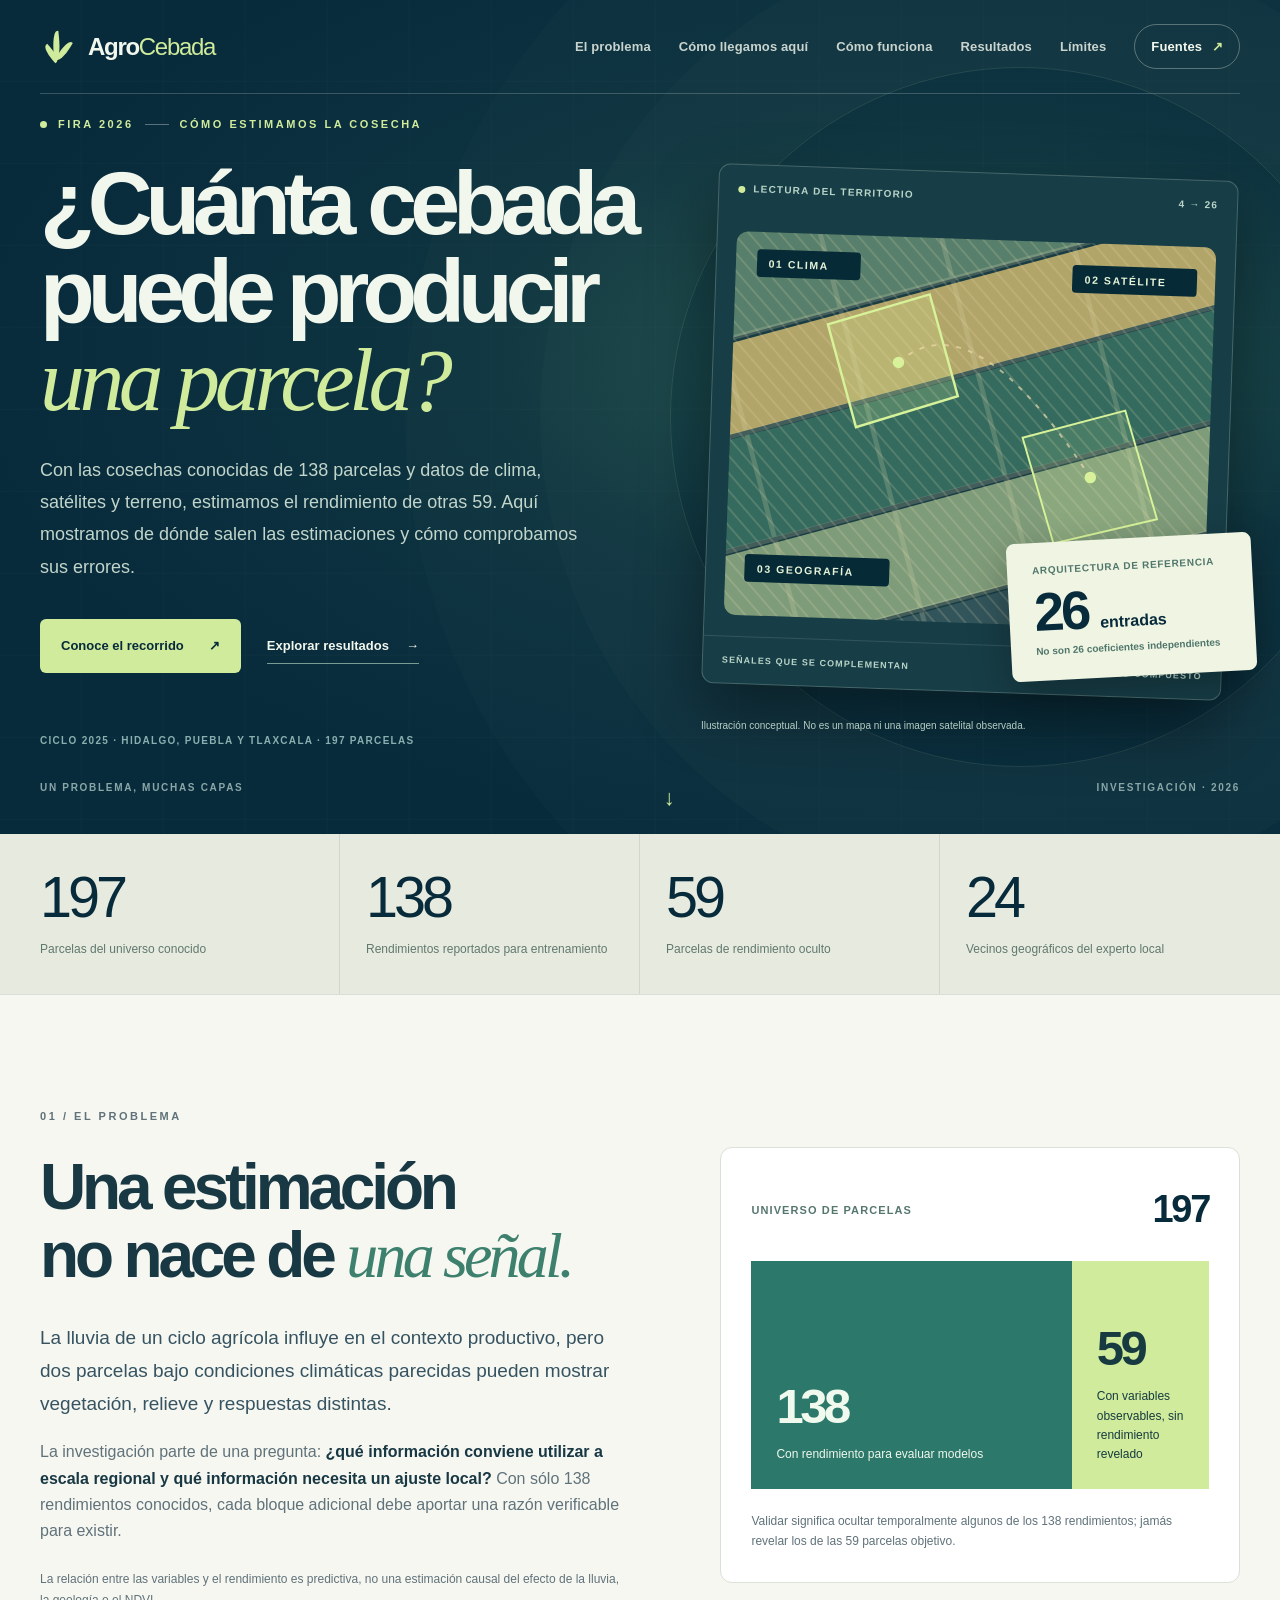
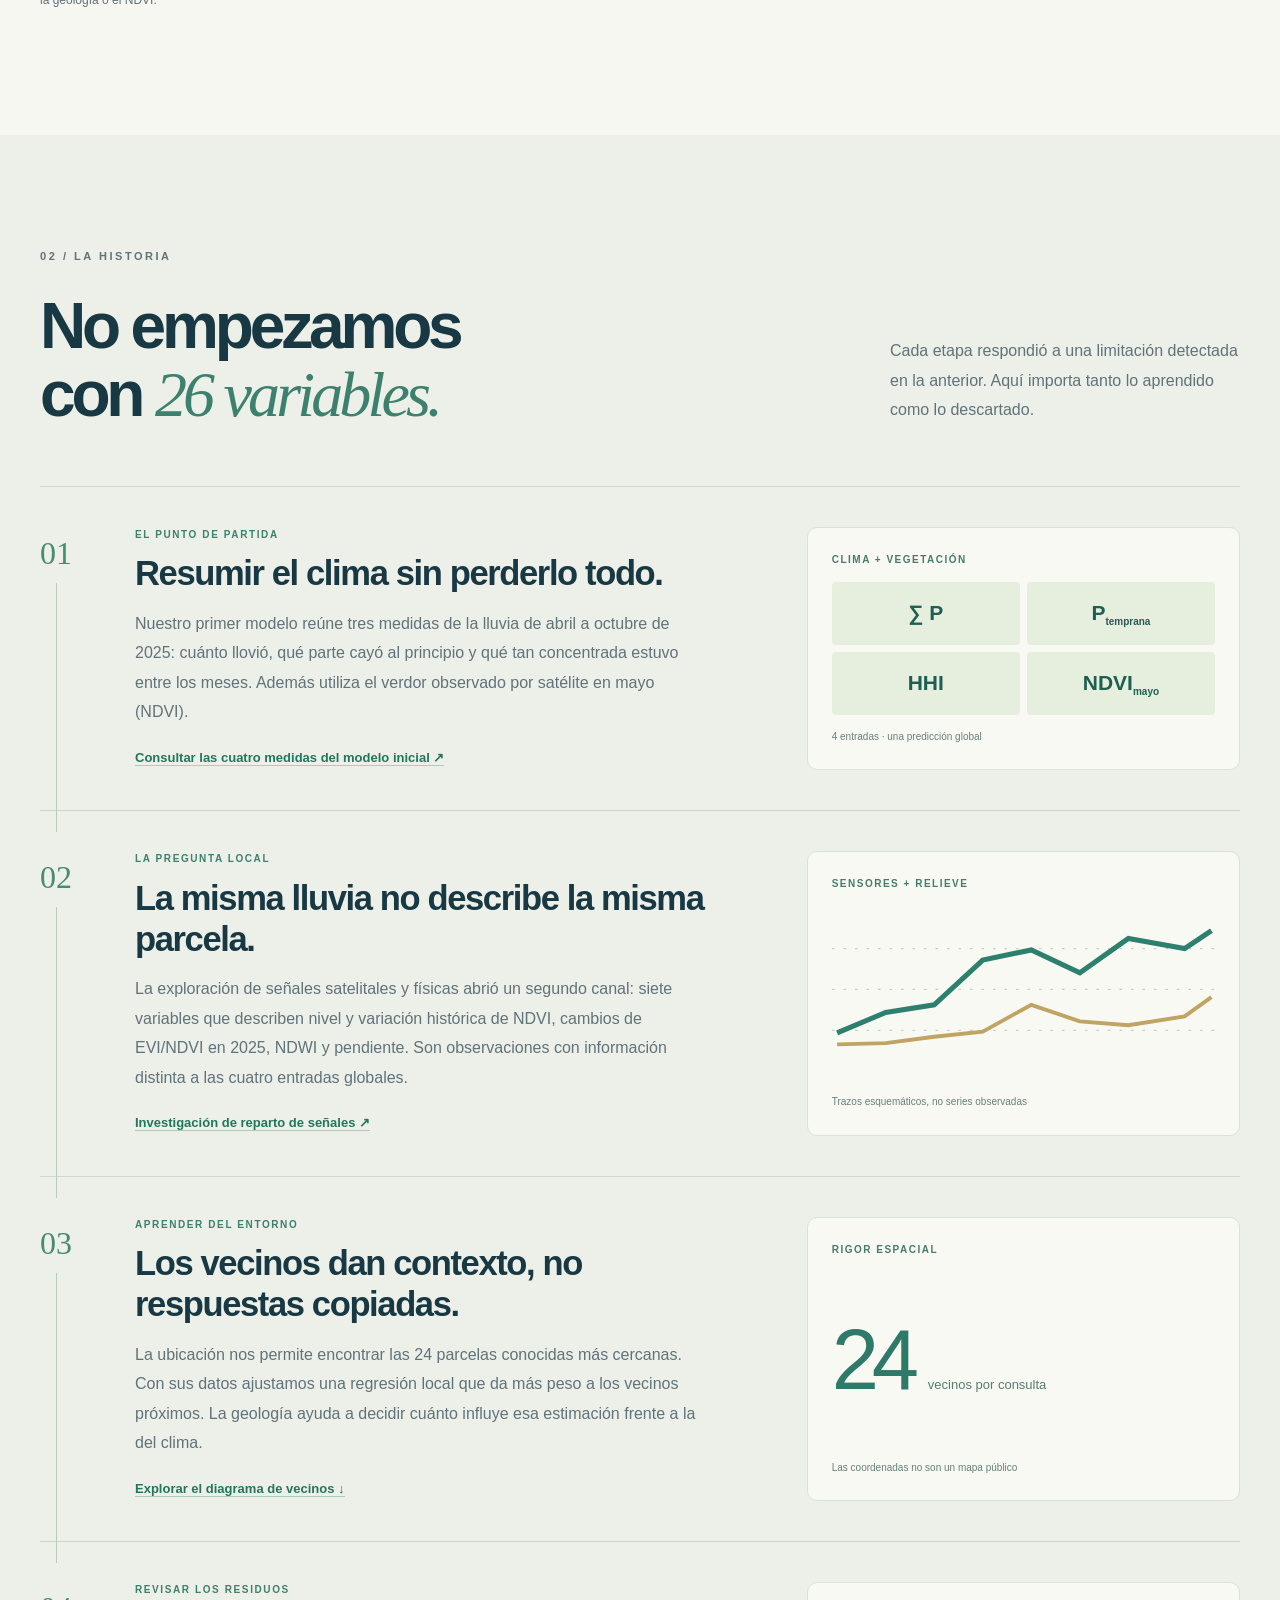
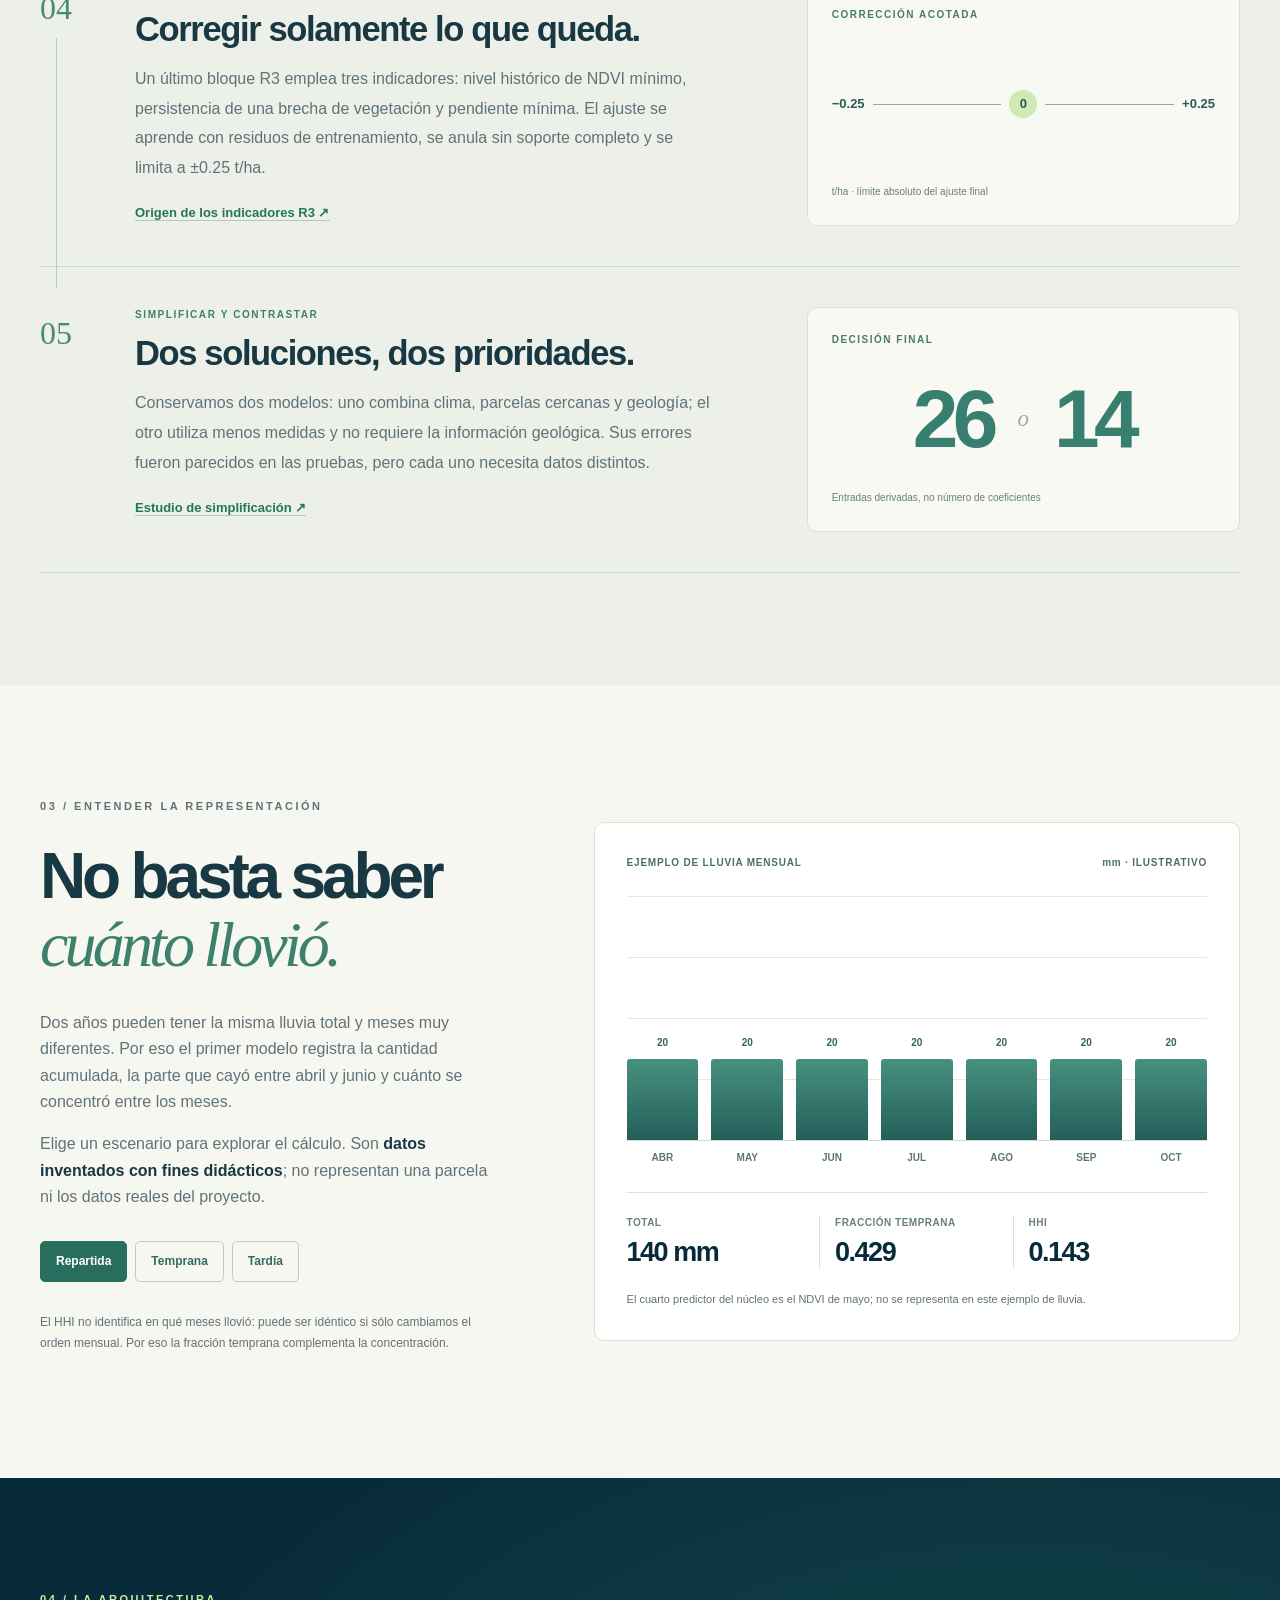
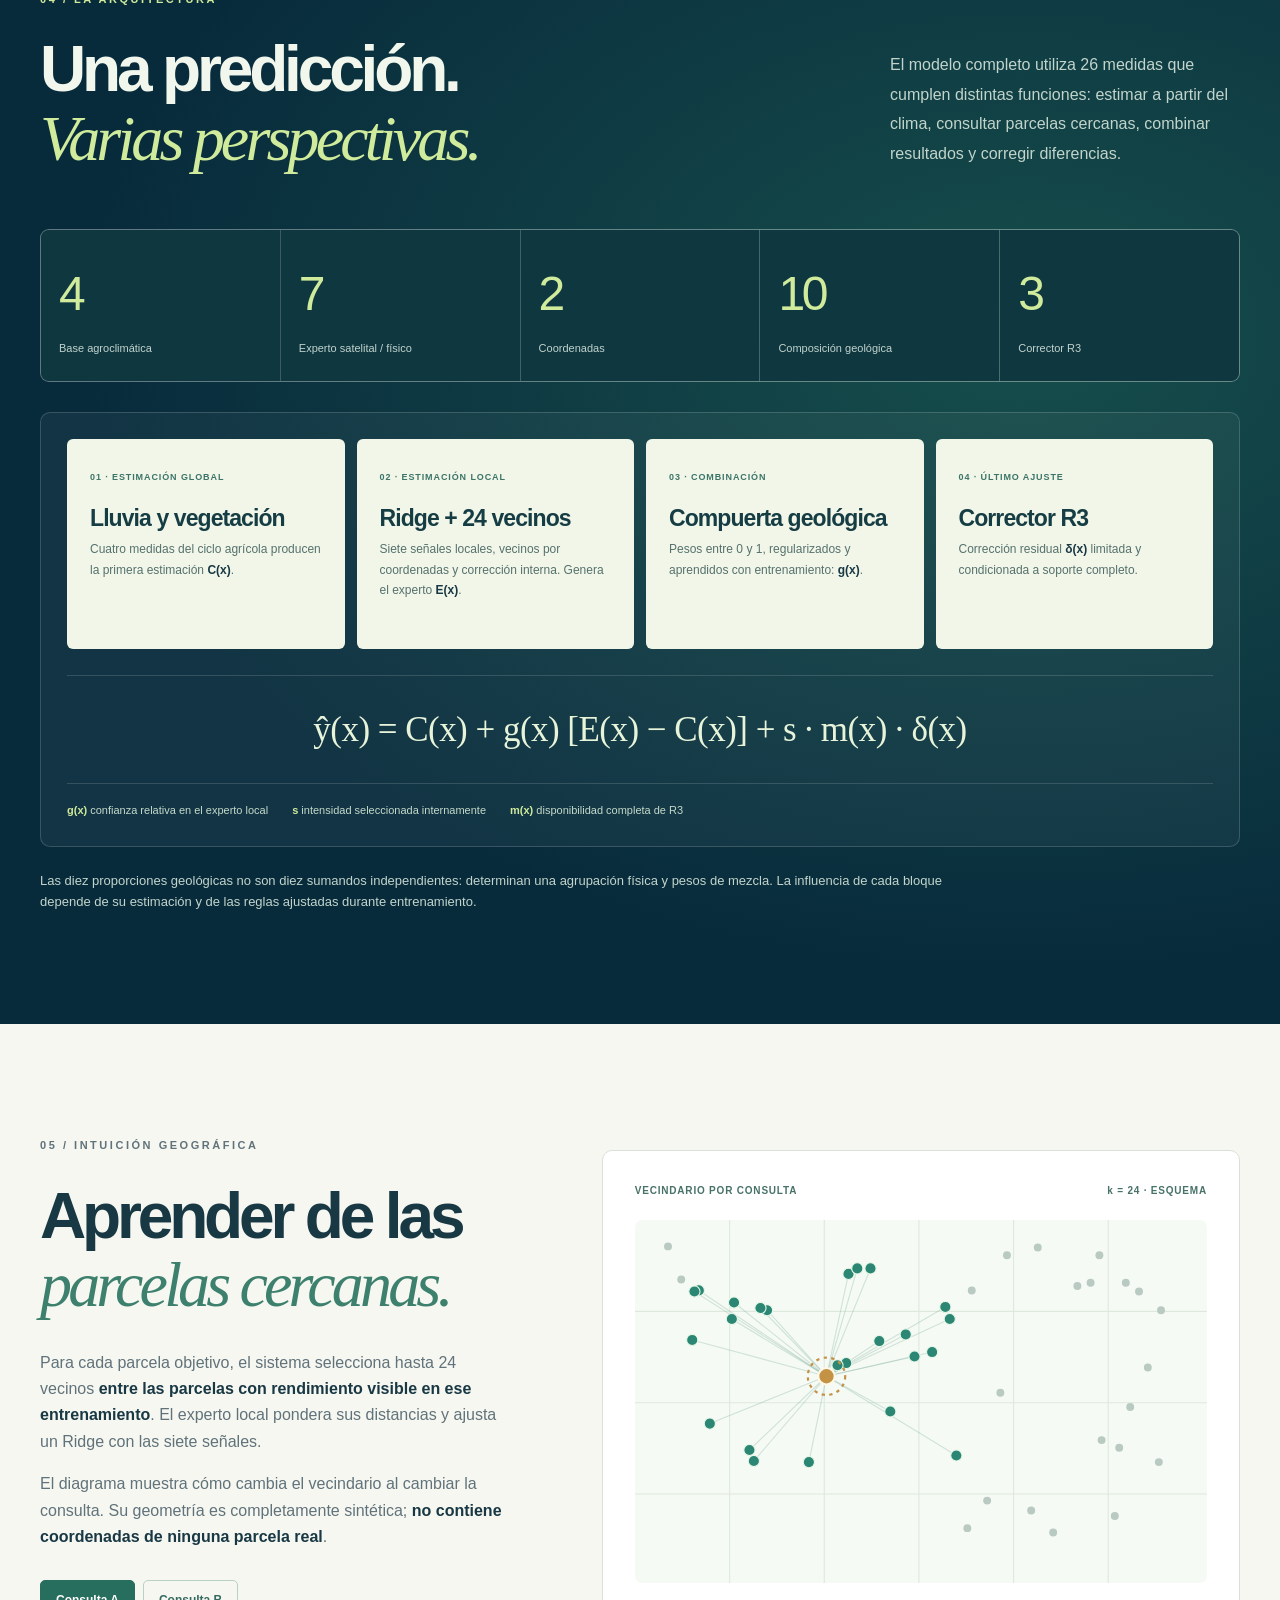
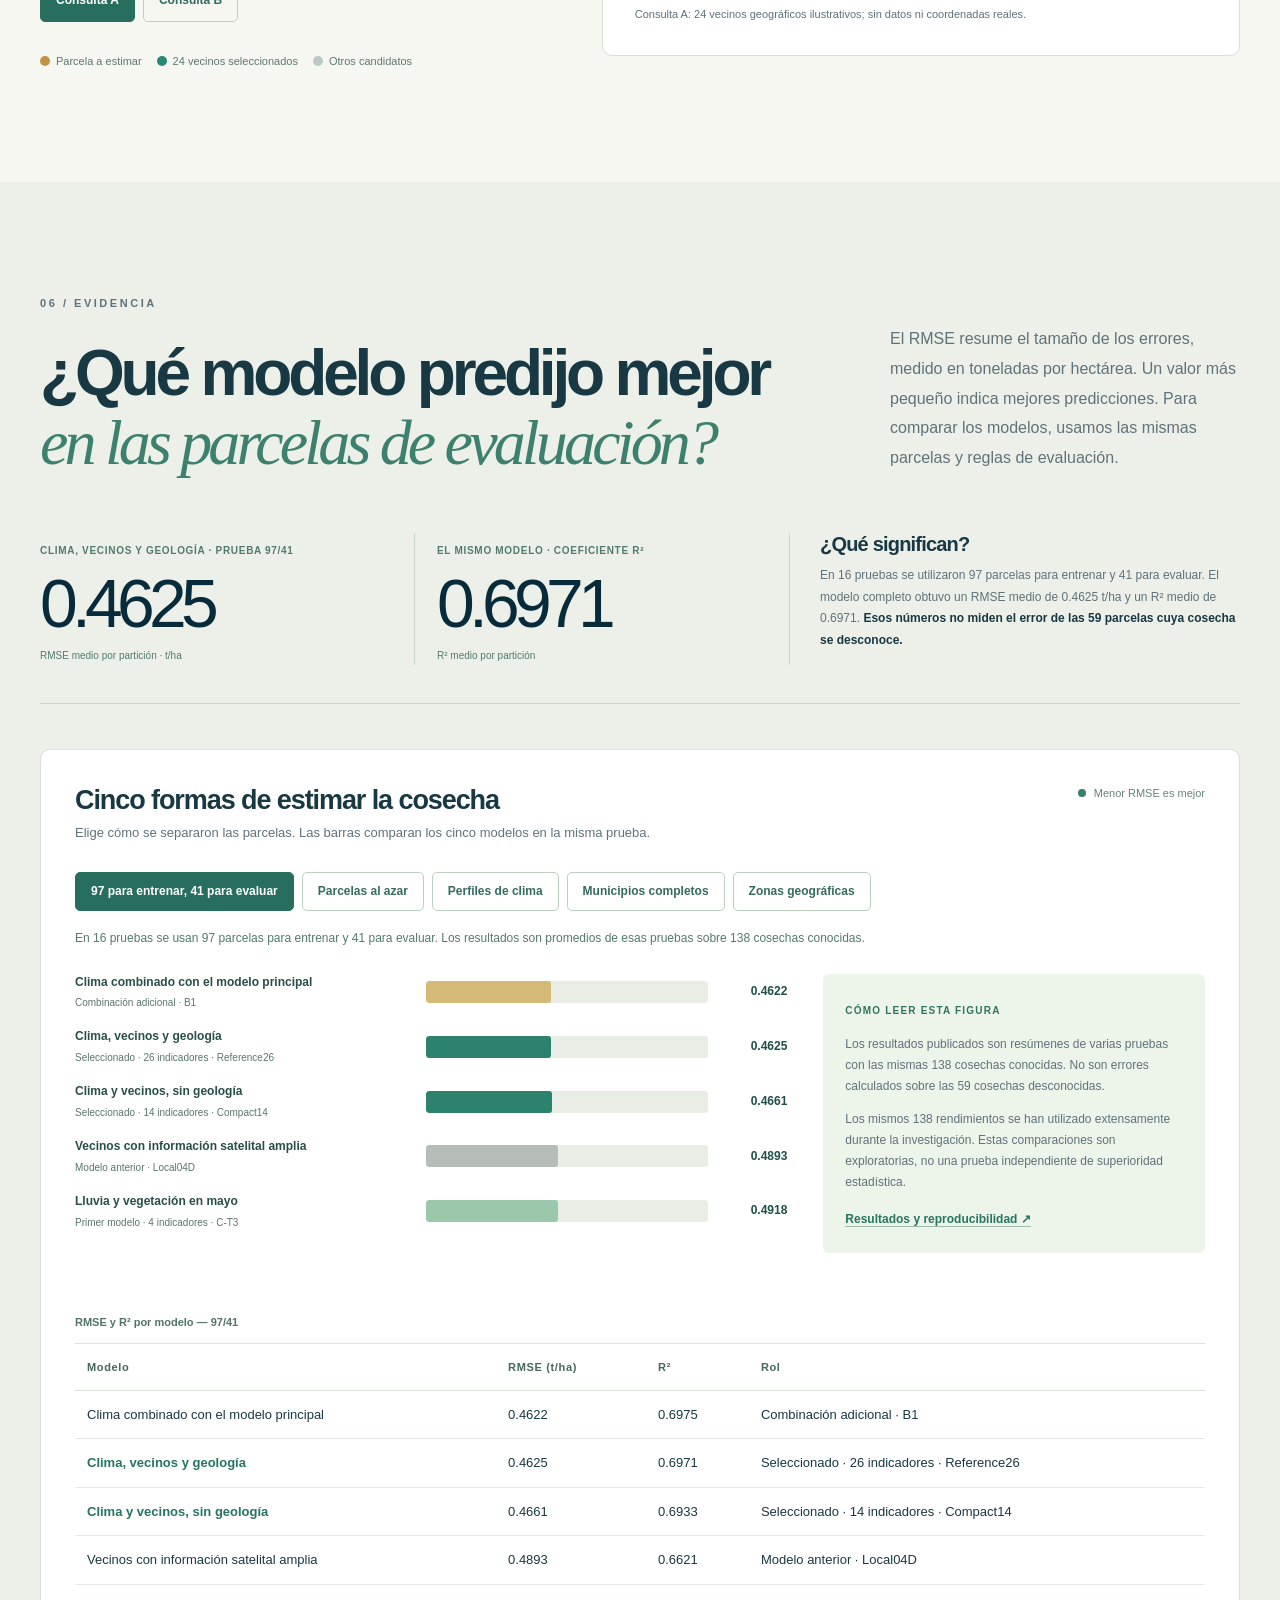
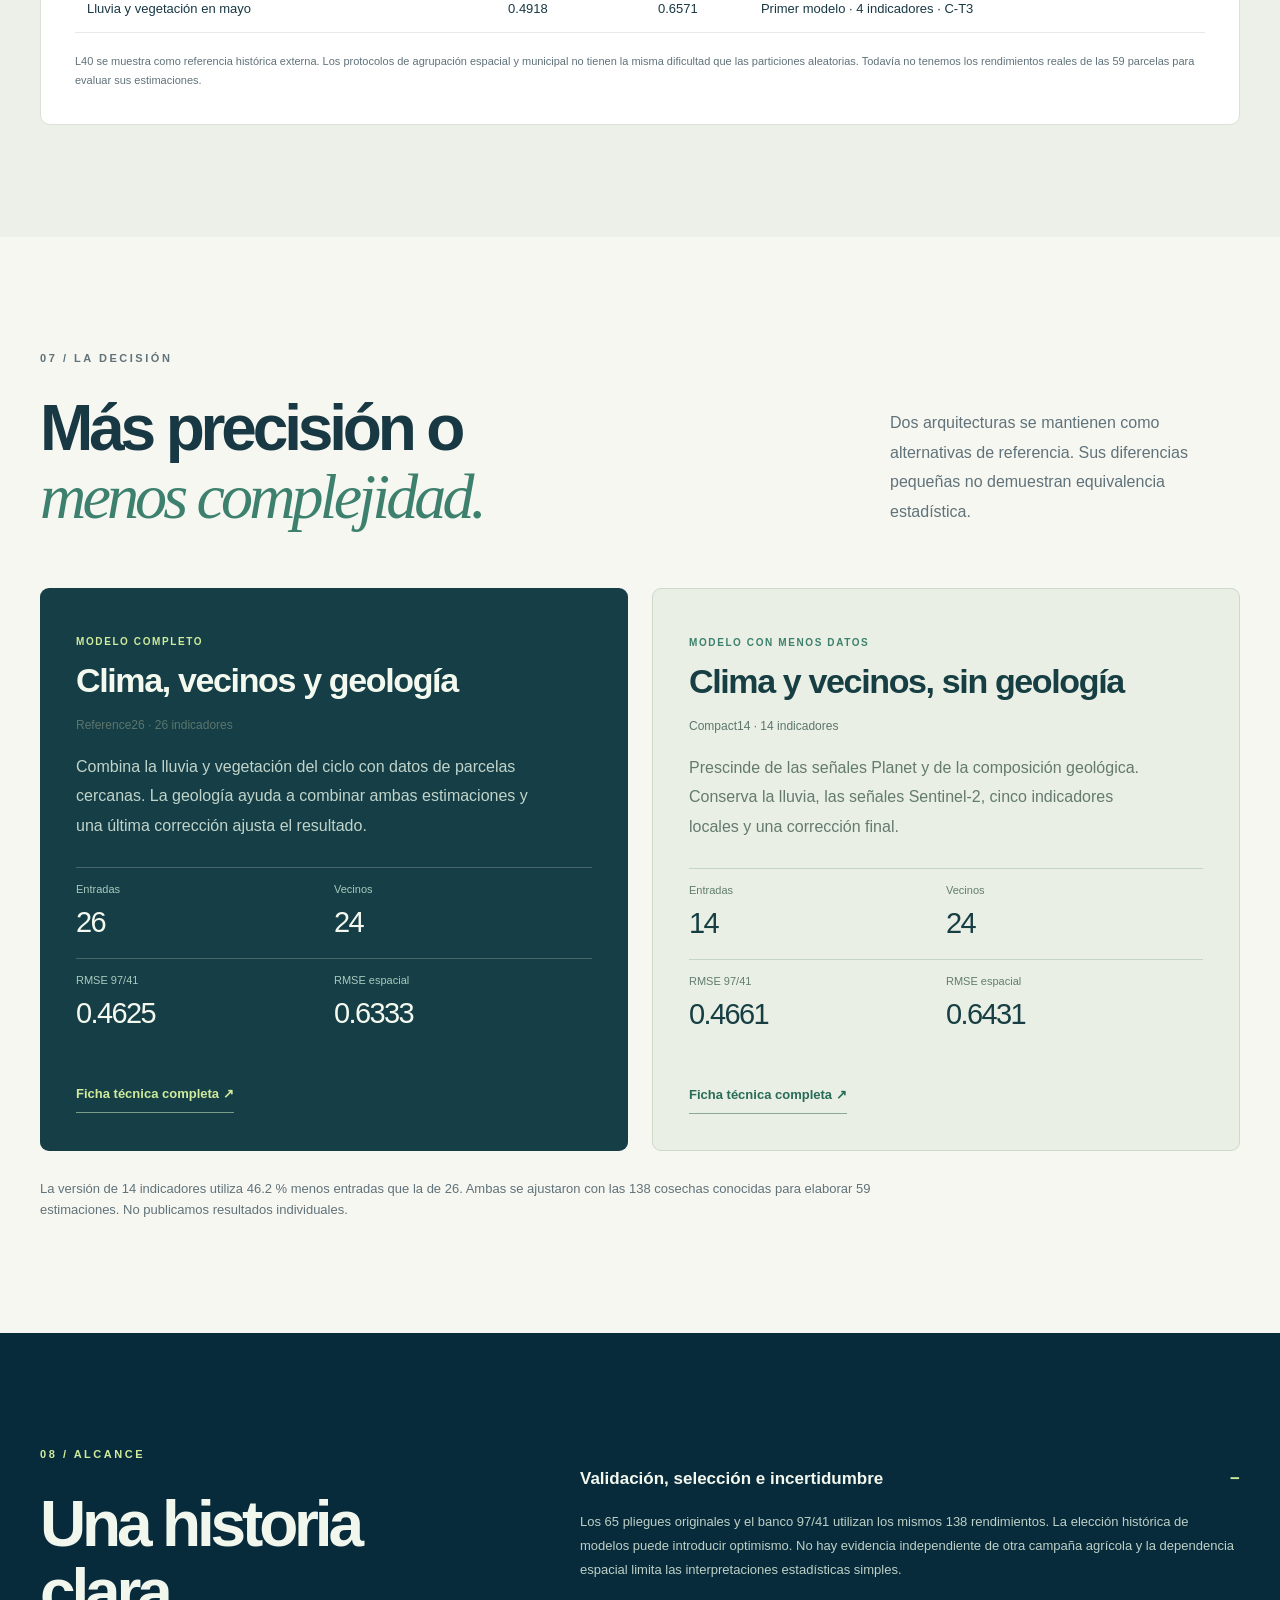
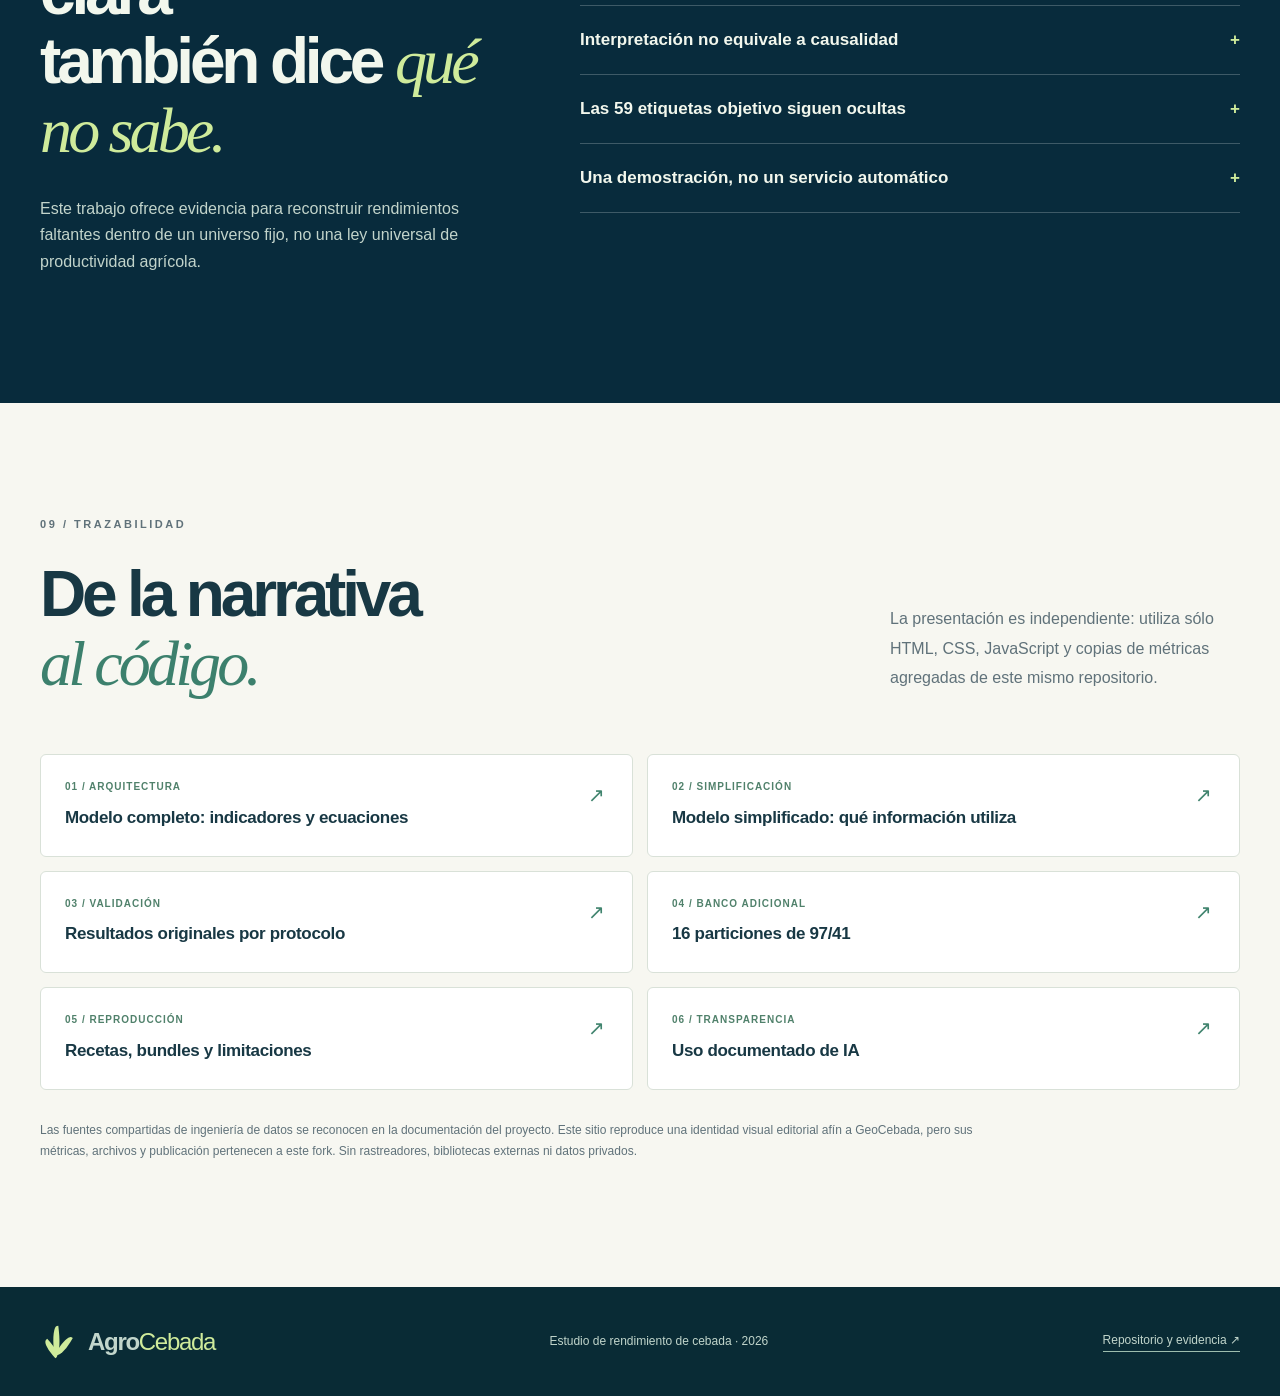
<file: website/index.html>
<!doctype html>
<html lang="es" class="no-js">
<head>
  <meta charset="utf-8">
  <meta name="viewport" content="width=device-width, initial-scale=1">
  <meta name="theme-color" content="#082b3c">
  <meta name="description" content="Cómo estimamos cosechas de cebada a partir de lluvia, vegetación, parcelas cercanas y geología. Resultados y límites del estudio.">
  <meta property="og:title" content="AgroCebada · Del clima al territorio">
  <meta property="og:description" content="A partir de 138 cosechas conocidas estimamos el rendimiento de otras 59 parcelas; explicamos los modelos y su evaluación.">
  <title>AgroCebada — Del clima al territorio</title>
  <link rel="icon" href="./favicon.svg" type="image/svg+xml">
  <link rel="stylesheet" href="./styles.css">
  <script>document.documentElement.classList.replace("no-js","js");</script>
  <script defer src="./app.js"></script>
</head>
<body>
  <a class="skip" href="#contenido">Saltar al contenido</a>
  <header class="site-header" id="inicio">
    <nav class="nav shell" aria-label="Navegación principal">
      <a class="brand" href="#inicio" aria-label="AgroCebada — inicio"><span class="brand-mark" aria-hidden="true"><span></span><span></span><span></span></span><span>Agro<span class="brand-accent">Cebada</span></span></a>
      <button class="mobile-menu" type="button" id="menu-toggle" aria-expanded="false" aria-controls="nav-links">Menú <span aria-hidden="true">☰</span></button>
      <div class="nav-links" id="nav-links">
        <a href="#pregunta">El problema</a>
        <a href="#historia">Cómo llegamos aquí</a>
        <a href="#arquitectura">Cómo funciona</a>
        <a href="#resultados">Resultados</a>
        <a href="#limitaciones">Límites</a>
        <a class="nav-cta" href="#fuentes">Fuentes <span aria-hidden="true">↗</span></a>
      </div>
    </nav>
  </header>

  <main id="contenido">
    <section class="hero dark-section" aria-labelledby="hero-title">
      <div class="hero-glow" aria-hidden="true"></div>
      <div class="shell hero-layout">
        <div class="hero-copy">
          <p class="eyebrow light"><span class="eyebrow-pip"></span> FIRA 2026 <span class="eyebrow-line"></span> CÓMO ESTIMAMOS LA COSECHA</p>
          <h1 id="hero-title">¿Cuánta cebada puede producir<br><em>una parcela?</em></h1>
          <p class="hero-lead">Con las cosechas conocidas de 138 parcelas y datos de clima, satélites y terreno, estimamos el rendimiento de otras 59. Aquí mostramos de dónde salen las estimaciones y cómo comprobamos sus errores.</p>
          <div class="hero-actions">
            <a class="button button-lime" href="#historia">Conoce el recorrido <span aria-hidden="true">↗</span></a>
            <a class="text-link text-link-light" href="#resultados">Explorar resultados <span aria-hidden="true">→</span></a>
          </div>
          <div class="hero-footnote">CICLO 2025 · HIDALGO, PUEBLA Y TLAXCALA · 197 PARCELAS</div>
        </div>
        <div class="hero-art" aria-label="Diagrama conceptual: capas de clima, vegetación, geografía y corrección residual. No representa datos reales ni ubicaciones de parcelas.">
          <div class="art-card">
            <div class="art-topline"><span><i class="signal-dot"></i> LECTURA DEL TERRITORIO</span><span>4 → 26</span></div>
            <svg class="field-graphic" viewBox="0 0 540 440" role="img" aria-label="Ilustración abstracta de terrenos y cuatro capas de información">
              <defs>
                <pattern id="furrows" width="12" height="12" patternUnits="userSpaceOnUse" patternTransform="rotate(-26)"><path d="M1 0V12" stroke="#f0deb5" stroke-opacity=".17" stroke-width="2"/></pattern>
                <clipPath id="lands"><rect x="20" y="18" width="500" height="400" rx="12"/></clipPath>
              </defs>
              <g clip-path="url(#lands)">
                <rect x="20" y="18" width="500" height="400" fill="#193c43"/>
                <g transform="rotate(-17 270 220)">
                  <rect x="-100" y="-60" width="750" height="120" fill="#577f6b"/>
                  <rect x="-100" y="65" width="750" height="92" fill="#b2a569"/>
                  <rect x="-100" y="162" width="750" height="110" fill="#356b5e"/>
                  <rect x="-100" y="278" width="750" height="105" fill="#7f9c7a"/>
                  <rect x="-100" y="388" width="750" height="120" fill="#32555b"/>
                  <path d="M45 -80V540 M173 -80V540 M294 -80V540 M425 -80V540 M-100 60H650 M-100 159H650 M-100 274H650 M-100 384H650" stroke="#ddd9ad" stroke-width="5" stroke-opacity=".21"/>
                  <rect x="-100" y="-80" width="750" height="620" fill="url(#furrows)"/>
                </g>
                <path d="M118 112L223 77L256 182L151 218Z" fill="#d7f39a" fill-opacity=".19" stroke="#d7f39a" stroke-width="2.5"/>
                <path d="M325 223L431 191L468 303L361 332Z" fill="#d7f39a" fill-opacity=".12" stroke="#d7f39a" stroke-width="2"/>
                <circle cx="193" cy="149" r="6" fill="#d7f39a"/><circle cx="397" cy="262" r="6" fill="#d7f39a"/>
                <path d="M193 149Q267 78 397 262" fill="none" stroke="#f1dfad" stroke-width="2" stroke-dasharray="5 8" opacity=".65"/>
                <g font-family="Arial,sans-serif" font-size="11" font-weight="bold" letter-spacing="1.6">
                  <rect x="42" y="36" width="108" height="29" rx="4" fill="#062b37"/><text x="54" y="55" fill="#e6f3d8">01 CLIMA</text>
                  <rect x="371" y="41" width="130" height="29" rx="4" fill="#062b37"/><text x="384" y="60" fill="#e6f3d8">02 SATÉLITE</text>
                  <rect x="40" y="354" width="151" height="29" rx="4" fill="#062b37"/><text x="53" y="373" fill="#e6f3d8">03 GEOGRAFÍA</text>
                  <rect x="358" y="353" width="144" height="29" rx="4" fill="#062b37"/><text x="372" y="372" fill="#e6f3d8">04 CORRECCIÓN</text>
                </g>
              </g>
            </svg>
            <div class="art-bottom"><span>SEÑALES QUE SE COMPLEMENTAN</span><span>MODELO COMPUESTO</span></div>
          </div>
          <div class="floating-metric"><span class="floating-kicker">ARQUITECTURA DE REFERENCIA</span><strong>26 <small>entradas</small></strong><span class="floating-sub">No son 26 coeficientes independientes</span></div>
          <small class="art-disclaimer">Ilustración conceptual. No es un mapa ni una imagen satelital observada.</small>
        </div>
      </div>
      <div class="hero-bottom shell"><span>UN PROBLEMA, MUCHAS CAPAS</span><a href="#pregunta" aria-label="Ir a la pregunta de investigación">↓</a><span>INVESTIGACIÓN · 2026</span></div>
    </section>

    <div class="numbers-band" aria-label="Tamaño del estudio">
      <div class="shell numbers-grid">
        <div class="number-item"><strong class="number-value">197</strong><span class="number-label">Parcelas del universo conocido</span></div>
        <div class="number-item"><strong class="number-value">138</strong><span class="number-label">Rendimientos reportados para entrenamiento</span></div>
        <div class="number-item"><strong class="number-value">59</strong><span class="number-label">Parcelas de rendimiento oculto</span></div>
        <div class="number-item"><strong class="number-value">24</strong><span class="number-label">Vecinos geográficos del experto local</span></div>
      </div>
    </div>

    <section class="section question-section" id="pregunta">
      <div class="shell question-layout">
        <div>
          <p class="eyebrow">01 / EL PROBLEMA</p>
          <h2>Una estimación<br>no nace de <em>una señal.</em></h2>
          <p class="section-lead">La lluvia de un ciclo agrícola influye en el contexto productivo, pero dos parcelas bajo condiciones climáticas parecidas pueden mostrar vegetación, relieve y respuestas distintas.</p>
          <p>La investigación parte de una pregunta: <strong>¿qué información conviene utilizar a escala regional y qué información necesita un ajuste local?</strong> Con sólo 138 rendimientos conocidos, cada bloque adicional debe aportar una razón verificable para existir.</p>
          <p class="fine-print">La relación entre las variables y el rendimiento es predictiva, no una estimación causal del efecto de la lluvia, la geología o el NDVI.</p>
        </div>
        <div class="problem-figure" aria-label="Separación entre etiquetas conocidas y ocultas">
          <div class="problem-upper"><span>UNIVERSO DE PARCELAS</span><strong>197</strong></div>
          <div class="problem-split"><div class="known"><strong>138</strong><span>Con rendimiento para evaluar modelos</span></div><div class="unknown"><strong>59</strong><span>Con variables observables, sin rendimiento revelado</span></div></div>
          <p>Validar significa ocultar temporalmente algunos de los 138 rendimientos; jamás revelar los de las 59 parcelas objetivo.</p>
        </div>
      </div>
    </section>

    <section class="section story-section" id="historia">
      <div class="shell">
        <div class="section-heading"><div><p class="eyebrow">02 / LA HISTORIA</p><h2>No empezamos<br>con <em>26 variables.</em></h2></div><p>Cada etapa respondió a una limitación detectada en la anterior. Aquí importa tanto lo aprendido como lo descartado.</p></div>
        <div class="story-timeline">
          <article class="story-step">
            <div class="story-index"><span>01</span><i></i></div>
            <div class="story-body"><p class="step-overline">EL PUNTO DE PARTIDA</p><h3>Resumir el clima sin perderlo todo.</h3><p>Nuestro primer modelo reúne tres medidas de la lluvia de abril a octubre de 2025: cuánto llovió, qué parte cayó al principio y qué tan concentrada estuvo entre los meses. Además utiliza el verdor observado por satélite en mayo (NDVI).</p><a href="https://github.com/heri-espino/todoseboso/blob/main/documentation/models/CT3/README.md" target="_blank" rel="noopener noreferrer">Consultar las cuatro medidas del modelo inicial ↗</a></div>
            <div class="story-visual stage-climate"><span>CLIMA + VEGETACIÓN</span><div class="four-grid"><b>∑ P</b><b>P<sub>temprana</sub></b><b>HHI</b><b>NDVI<sub>mayo</sub></b></div><small>4 entradas · una predicción global</small></div>
          </article>
          <article class="story-step">
            <div class="story-index"><span>02</span><i></i></div>
            <div class="story-body"><p class="step-overline">LA PREGUNTA LOCAL</p><h3>La misma lluvia no describe la misma parcela.</h3><p>La exploración de señales satelitales y físicas abrió un segundo canal: siete variables que describen nivel y variación histórica de NDVI, cambios de EVI/NDVI en 2025, NDWI y pendiente. Son observaciones con información distinta a las cuatro entradas globales.</p><a href="https://github.com/heri-espino/todoseboso/blob/main/documentation/signal_role_allocation_results.md" target="_blank" rel="noopener noreferrer">Investigación de reparto de señales ↗</a></div>
            <div class="story-visual stage-satellite"><span>SENSORES + RELIEVE</span><div class="signal-traces" aria-hidden="true"><svg viewBox="0 0 300 126"><path d="M0 95H300 M0 63H300 M0 31H300" stroke="#bfd2c9" stroke-dasharray="2 7"/><path d="M4 97L42 81L80 75L118 40L156 32L194 50L232 23L276 31L297 17" fill="none" stroke="#2e806e" stroke-width="4"/><path d="M4 106L42 105L80 100L118 96L156 75L194 88L232 91L276 84L297 69" fill="none" stroke="#c0a464" stroke-width="3"/></svg></div><small>Trazos esquemáticos, no series observadas</small></div>
          </article>
          <article class="story-step">
            <div class="story-index"><span>03</span><i></i></div>
            <div class="story-body"><p class="step-overline">APRENDER DEL ENTORNO</p><h3>Los vecinos dan contexto, no respuestas copiadas.</h3><p>La ubicación nos permite encontrar las 24 parcelas conocidas más cercanas. Con sus datos ajustamos una regresión local que da más peso a los vecinos próximos. La geología ayuda a decidir cuánto influye esa estimación frente a la del clima.</p><a href="#vecinos">Explorar el diagrama de vecinos ↓</a></div>
            <div class="story-visual stage-local"><span>RIGOR ESPACIAL</span><div class="local-icon"><strong>24</strong><span>vecinos por consulta</span></div><small>Las coordenadas no son un mapa público</small></div>
          </article>
          <article class="story-step">
            <div class="story-index"><span>04</span><i></i></div>
            <div class="story-body"><p class="step-overline">REVISAR LOS RESIDUOS</p><h3>Corregir solamente lo que queda.</h3><p>Un último bloque R3 emplea tres indicadores: nivel histórico de NDVI mínimo, persistencia de una brecha de vegetación y pendiente mínima. El ajuste se aprende con residuos de entrenamiento, se anula sin soporte completo y se limita a ±0.25 t/ha.</p><a href="https://github.com/heri-espino/todoseboso/blob/main/documentation/temporal_indicator_weights_conclusions.md" target="_blank" rel="noopener noreferrer">Origen de los indicadores R3 ↗</a></div>
            <div class="story-visual stage-residual"><span>CORRECCIÓN ACOTADA</span><div class="residual-axis"><span>−0.25</span><i></i><b>0</b><i></i><span>+0.25</span></div><small>t/ha · límite absoluto del ajuste final</small></div>
          </article>
          <article class="story-step last">
            <div class="story-index"><span>05</span></div>
            <div class="story-body"><p class="step-overline">SIMPLIFICAR Y CONTRASTAR</p><h3>Dos soluciones, dos prioridades.</h3><p>Conservamos dos modelos: uno combina clima, parcelas cercanas y geología; el otro utiliza menos medidas y no requiere la información geológica. Sus errores fueron parecidos en las pruebas, pero cada uno necesita datos distintos.</p><a href="https://github.com/heri-espino/todoseboso/blob/main/documentation/architecture_decomposition_conclusions.md" target="_blank" rel="noopener noreferrer">Estudio de simplificación ↗</a></div>
            <div class="story-visual stage-outcome"><span>DECISIÓN FINAL</span><div class="outcome-split"><b>26</b><span>o</span><b>14</b></div><small>Entradas derivadas, no número de coeficientes</small></div>
          </article>
        </div>
      </div>
    </section>

    <section class="section climate-section" id="clima">
      <div class="shell climate-layout">
        <div>
          <p class="eyebrow">03 / ENTENDER LA REPRESENTACIÓN</p>
          <h2>No basta saber<br><em>cuánto llovió.</em></h2>
          <p>Dos años pueden tener la misma lluvia total y meses muy diferentes. Por eso el primer modelo registra la cantidad acumulada, la parte que cayó entre abril y junio y cuánto se concentró entre los meses.</p>
          <p>Elige un escenario para explorar el cálculo. Son <strong>datos inventados con fines didácticos</strong>; no representan una parcela ni los datos reales del proyecto.</p>
          <div class="scenario-controls" role="group" aria-label="Distribución simulada de lluvia">
            <button type="button" class="scenario active" data-scenario="uniform" aria-pressed="true">Repartida</button>
            <button type="button" class="scenario" data-scenario="early" aria-pressed="false">Temprana</button>
            <button type="button" class="scenario" data-scenario="late" aria-pressed="false">Tardía</button>
          </div>
          <p class="fine-print">El HHI no identifica en qué meses llovió: puede ser idéntico si sólo cambiamos el orden mensual. Por eso la fracción temprana complementa la concentración.</p>
        </div>
        <div class="climate-panel">
          <div class="figure-head"><span>EJEMPLO DE LLUVIA MENSUAL</span><span>mm · ILUSTRATIVO</span></div>
          <div class="rain-chart" id="rain-chart" role="img" aria-label="Siete barras de lluvia ilustrativa entre abril y octubre"></div>
          <div class="rain-labels"><span>ABR</span><span>MAY</span><span>JUN</span><span>JUL</span><span>AGO</span><span>SEP</span><span>OCT</span></div>
          <div class="climate-stats" aria-live="polite"><div><span>TOTAL</span><strong id="rain-total">140 mm</strong></div><div><span>FRACCIÓN TEMPRANA</span><strong id="rain-early">0.429</strong></div><div><span>HHI</span><strong id="rain-hhi">0.143</strong></div></div>
          <p class="figure-foot">El cuarto predictor del núcleo es el NDVI de mayo; no se representa en este ejemplo de lluvia.</p>
        </div>
      </div>
    </section>

    <section class="section architecture-section dark-section" id="arquitectura">
      <div class="shell">
        <div class="section-heading"><div><p class="eyebrow light">04 / LA ARQUITECTURA</p><h2>Una predicción.<br><em>Varias perspectivas.</em></h2></div><p>El modelo completo utiliza 26 medidas que cumplen distintas funciones: estimar a partir del clima, consultar parcelas cercanas, combinar resultados y corregir diferencias.</p></div>
        <div class="feature-strip" aria-label="Composición de las 26 entradas">
          <div><b>4</b><span>Base agroclimática</span></div><div><b>7</b><span>Experto satelital / físico</span></div><div><b>2</b><span>Coordenadas</span></div><div><b>10</b><span>Composición geológica</span></div><div><b>3</b><span>Corrector R3</span></div>
        </div>
        <div class="architecture-flow" aria-label="Flujo de predicción Reference26">
          <div class="flow-columns">
            <article class="flow-panel"><small>01 · ESTIMACIÓN GLOBAL</small><h3>Lluvia y vegetación</h3><p>Cuatro medidas del ciclo agrícola producen la primera estimación <strong>C(x)</strong>.</p></article>
            <article class="flow-panel"><small>02 · ESTIMACIÓN LOCAL</small><h3>Ridge + 24 vecinos</h3><p>Siete señales locales, vecinos por coordenadas y corrección interna. Genera el experto <strong>E(x)</strong>.</p></article>
            <article class="flow-panel"><small>03 · COMBINACIÓN</small><h3>Compuerta geológica</h3><p>Pesos entre 0 y 1, regularizados y aprendidos con entrenamiento: <strong>g(x)</strong>.</p></article>
            <article class="flow-panel"><small>04 · ÚLTIMO AJUSTE</small><h3>Corrector R3</h3><p>Corrección residual <strong>δ(x)</strong> limitada y condicionada a soporte completo.</p></article>
          </div>
          <div class="model-equation" role="math" aria-label="Predicción igual a C más g por la diferencia E menos C más s por m por delta">
            ŷ(x) = C(x) + g(x) [E(x) − C(x)] + s · m(x) · δ(x)
          </div>
          <div class="equation-legend"><span><b>g(x)</b> confianza relativa en el experto local</span><span><b>s</b> intensidad seleccionada internamente</span><span><b>m(x)</b> disponibilidad completa de R3</span></div>
        </div>
        <p class="dark-note">Las diez proporciones geológicas no son diez sumandos independientes: determinan una agrupación física y pesos de mezcla. La influencia de cada bloque depende de su estimación y de las reglas ajustadas durante entrenamiento.</p>
      </div>
    </section>

    <section class="section neighbors-section" id="vecinos">
      <div class="shell neighbors-layout">
        <div>
          <p class="eyebrow">05 / INTUICIÓN GEOGRÁFICA</p>
          <h2>Aprender de las<br><em>parcelas cercanas.</em></h2>
          <p>Para cada parcela objetivo, el sistema selecciona hasta 24 vecinos <strong>entre las parcelas con rendimiento visible en ese entrenamiento</strong>. El experto local pondera sus distancias y ajusta un Ridge con las siete señales.</p>
          <p>El diagrama muestra cómo cambia el vecindario al cambiar la consulta. Su geometría es completamente sintética; <strong>no contiene coordenadas de ninguna parcela real</strong>.</p>
          <div class="scenario-controls" role="group" aria-label="Elegir posición ilustrativa de parcela consultada"><button type="button" class="neighbor-control active" data-query="one" aria-pressed="true">Consulta A</button><button type="button" class="neighbor-control" data-query="two" aria-pressed="false">Consulta B</button></div>
          <div class="neighbor-key"><span><i class="dot query"></i>Parcela a estimar</span><span><i class="dot chosen"></i>24 vecinos seleccionados</span><span><i class="dot unused"></i>Otros candidatos</span></div>
        </div>
        <div class="neighbor-panel">
          <div class="figure-head"><span>VECINDARIO POR CONSULTA</span><span>k = 24 · ESQUEMA</span></div>
          <svg id="neighbor-svg" viewBox="0 0 520 330" role="img" aria-label="Gráfico conceptual de un objetivo y 24 vecinos seleccionados"></svg>
          <p class="figure-foot" id="neighbor-caption" aria-live="polite">Consulta A: vecindad geográfica ilustrativa. No se muestran rendimientos.</p>
        </div>
      </div>
    </section>

    <section class="section results-section" id="resultados">
      <div class="shell">
        <div class="section-heading"><div><p class="eyebrow">06 / EVIDENCIA</p><h2>¿Qué modelo predijo mejor<br><em>en las parcelas de evaluación?</em></h2></div><p>El RMSE resume el tamaño de los errores, medido en toneladas por hectárea. Un valor más pequeño indica mejores predicciones. Para comparar los modelos, usamos las mismas parcelas y reglas de evaluación.</p></div>
        <div class="headline-results">
          <div class="headline-stat"><span>CLIMA, VECINOS Y GEOLOGÍA · PRUEBA 97/41</span><strong>0.4625</strong><small>RMSE medio por partición · t/ha</small></div>
          <div class="headline-stat"><span>EL MISMO MODELO · COEFICIENTE R²</span><strong>0.6971</strong><small>R² medio por partición</small></div>
          <div class="headline-context"><h3>¿Qué significan?</h3><p>En 16 pruebas se utilizaron 97 parcelas para entrenar y 41 para evaluar. El modelo completo obtuvo un RMSE medio de 0.4625 t/ha y un R² medio de 0.6971. <strong>Esos números no miden el error de las 59 parcelas cuya cosecha se desconoce.</strong></p></div>
        </div>
        <div class="comparison">
          <div class="comparison-head"><div><h3>Cinco formas de estimar la cosecha</h3><p>Elige cómo se separaron las parcelas. Las barras comparan los cinco modelos en la misma prueba.</p></div><div class="metric-legend"><span class="legend-pip"></span>Menor RMSE es mejor</div></div>
          <div class="protocol-tabs" role="group" aria-label="Protocolo de validación">
            <button type="button" class="protocol active" data-protocol="fresh_97_41" aria-pressed="true">97 para entrenar, 41 para evaluar</button>
            <button type="button" class="protocol" data-protocol="random" aria-pressed="false">Parcelas al azar</button>
            <button type="button" class="protocol" data-protocol="climate_profile" aria-pressed="false">Perfiles de clima</button>
            <button type="button" class="protocol" data-protocol="municipality" aria-pressed="false">Municipios completos</button>
            <button type="button" class="protocol" data-protocol="spatial" aria-pressed="false">Zonas geográficas</button>
          </div>
          <p class="protocol-description" id="protocol-description">En 16 pruebas utilizamos 97 parcelas conocidas para entrenar y 41 para evaluar; mostramos el error promedio de esas pruebas.</p>
          <div class="comparison-layout">
            <div class="comparison-chart" id="comparison-chart" aria-live="polite"><p>Cargando los resultados de las evaluaciones…</p></div>
            <div class="comparison-aside">
              <span class="aside-kicker">CÓMO LEER ESTA FIGURA</span>
              <p>Los resultados publicados son resúmenes de varias pruebas con las mismas 138 cosechas conocidas. No son errores calculados sobre las 59 cosechas desconocidas.</p>
              <p>Los mismos 138 rendimientos se han utilizado extensamente durante la investigación. Estas comparaciones son exploratorias, no una prueba independiente de superioridad estadística.</p>
              <a href="https://github.com/heri-espino/todoseboso/blob/main/results/current_champions/v1/README.md" target="_blank" rel="noopener noreferrer">Resultados y reproducibilidad ↗</a>
            </div>
          </div>
          <div class="table-scroll"><table><caption id="comparison-caption">RMSE y R² por modelo — banco 97/41</caption><thead><tr><th scope="col">Modelo</th><th scope="col">RMSE (t/ha)</th><th scope="col">R²</th><th scope="col">Rol</th></tr></thead><tbody id="comparison-table"><tr><td>Clima, vecinos y geología</td><td>0.4625</td><td>0.6971</td><td>Seleccionado</td></tr><tr><td>Clima y vecinos, sin geología</td><td>0.4661</td><td>0.6933</td><td>Seleccionado</td></tr><tr><td>Vecinos e información satelital amplia</td><td>0.4893</td><td>0.6621</td><td>Modelo anterior</td></tr><tr><td>Lluvia y vegetación en mayo</td><td>0.4918</td><td>0.6571</td><td>Primer modelo</td></tr><tr><td>Clima combinado con el modelo principal</td><td>0.4622</td><td>0.6975</td><td>Prueba de combinación</td></tr></tbody></table></div>
          <p class="comparison-foot">L40 se muestra como referencia histórica externa. Los protocolos de agrupación espacial y municipal no tienen la misma dificultad que las particiones aleatorias. Todavía no tenemos los rendimientos reales de las 59 parcelas para evaluar sus estimaciones.</p>
        </div>
      </div>
    </section>

    <section class="section choice-section" id="eleccion">
      <div class="shell">
        <div class="section-heading"><div><p class="eyebrow">07 / LA DECISIÓN</p><h2>Más precisión o<br><em>menos complejidad.</em></h2></div><p>Dos arquitecturas se mantienen como alternativas de referencia. Sus diferencias pequeñas no demuestran equivalencia estadística.</p></div>
        <div class="choice-grid">
          <article class="choice-card">
            <p class="choice-label">MODELO COMPLETO</p><h3>Clima, vecinos y geología</h3><small>Reference26 · 26 indicadores</small><p>Combina la lluvia y vegetación del ciclo con datos de parcelas cercanas. La geología ayuda a combinar ambas estimaciones y una última corrección ajusta el resultado.</p>
            <dl><div><dt>Entradas</dt><dd>26</dd></div><div><dt>Vecinos</dt><dd>24</dd></div><div><dt>RMSE 97/41</dt><dd>0.4625</dd></div><div><dt>RMSE espacial</dt><dd>0.6333</dd></div></dl>
            <a class="text-link" href="https://github.com/heri-espino/todoseboso/blob/main/documentation/models/Reference26/README.md" target="_blank" rel="noopener noreferrer">Ficha técnica completa ↗</a>
          </article>
          <article class="choice-card quiet">
            <p class="choice-label">MODELO CON MENOS DATOS</p><h3>Clima y vecinos, sin geología</h3><small>Compact14 · 14 indicadores</small><p>Prescinde de las señales Planet y de la composición geológica. Conserva la lluvia, las señales Sentinel-2, cinco indicadores locales y una corrección final.</p>
            <dl><div><dt>Entradas</dt><dd>14</dd></div><div><dt>Vecinos</dt><dd>24</dd></div><div><dt>RMSE 97/41</dt><dd>0.4661</dd></div><div><dt>RMSE espacial</dt><dd>0.6431</dd></div></dl>
            <a class="text-link" href="https://github.com/heri-espino/todoseboso/blob/main/documentation/models/Compact14/README.md" target="_blank" rel="noopener noreferrer">Ficha técnica completa ↗</a>
          </article>
        </div>
        <p class="choice-note">La versión de 14 indicadores utiliza 46.2 % menos entradas que la de 26. Ambas se ajustaron con las 138 cosechas conocidas para elaborar 59 estimaciones. No publicamos resultados individuales.</p>
      </div>
    </section>

    <section class="section caveats-section dark-section" id="limitaciones">
      <div class="shell caveats-layout">
        <div><p class="eyebrow light">08 / ALCANCE</p><h2>Una historia clara<br>también dice <em>qué no sabe.</em></h2><p>Este trabajo ofrece evidencia para reconstruir rendimientos faltantes dentro de un universo fijo, no una ley universal de productividad agrícola.</p></div>
        <div class="caveat-list">
          <details open><summary>Validación, selección e incertidumbre</summary><p>Los 65 pliegues originales y el banco 97/41 utilizan los mismos 138 rendimientos. La elección histórica de modelos puede introducir optimismo. No hay evidencia independiente de otra campaña agrícola y la dependencia espacial limita las interpretaciones estadísticas simples.</p></details>
          <details><summary>Interpretación no equivale a causalidad</summary><p>Precipitación, NDVI, geología y pendiente son señales predictivas; el modelo no demuestra que una de ellas cause cambios en rendimiento. El orden de importancia causal no se desprende de su inclusión.</p></details>
          <details><summary>Las 59 etiquetas objetivo siguen ocultas</summary><p>Disponemos de 59 estimaciones finales, no de 59 rendimientos observados. Ningún RMSE o R² mostrado aquí se calcula sobre la referencia real de esas 59 parcelas.</p></details>
          <details><summary>Una demostración, no un servicio automático</summary><p>Los diagramas y escenarios climáticos son conceptuales. Esta web no ejecuta inferencia nueva, no publica datos individuales y no valida decisiones crediticias, desempeño futuro o transferencia a otras regiones.</p></details>
        </div>
      </div>
    </section>

    <section class="section sources-section" id="fuentes">
      <div class="shell">
        <div class="section-heading"><div><p class="eyebrow">09 / TRAZABILIDAD</p><h2>De la narrativa<br><em>al código.</em></h2></div><p>La presentación es independiente: utiliza sólo HTML, CSS, JavaScript y copias de métricas agregadas de este mismo repositorio.</p></div>
        <div class="source-links">
          <a href="https://github.com/heri-espino/todoseboso/blob/main/documentation/models/Reference26/README.md" target="_blank" rel="noopener noreferrer"><span>01 / ARQUITECTURA</span><strong>Modelo completo: indicadores y ecuaciones</strong><i aria-hidden="true">↗</i></a>
          <a href="https://github.com/heri-espino/todoseboso/blob/main/documentation/models/Compact14/README.md" target="_blank" rel="noopener noreferrer"><span>02 / SIMPLIFICACIÓN</span><strong>Modelo simplificado: qué información utiliza</strong><i aria-hidden="true">↗</i></a>
          <a href="https://github.com/heri-espino/todoseboso/blob/main/results/current_champions/v1/README.md" target="_blank" rel="noopener noreferrer"><span>03 / VALIDACIÓN</span><strong>Resultados originales por protocolo</strong><i aria-hidden="true">↗</i></a>
          <a href="https://github.com/heri-espino/todoseboso/blob/main/results/comparison_97_41/v1/README.md" target="_blank" rel="noopener noreferrer"><span>04 / BANCO ADICIONAL</span><strong>16 particiones de 97/41</strong><i aria-hidden="true">↗</i></a>
          <a href="https://github.com/heri-espino/todoseboso/blob/main/documentation/current_champions_reproduction.md" target="_blank" rel="noopener noreferrer"><span>05 / REPRODUCCIÓN</span><strong>Recetas, bundles y limitaciones</strong><i aria-hidden="true">↗</i></a>
          <a href="https://github.com/heri-espino/todoseboso/blob/main/documentation/ai_usage.md" target="_blank" rel="noopener noreferrer"><span>06 / TRANSPARENCIA</span><strong>Uso documentado de IA</strong><i aria-hidden="true">↗</i></a>
        </div>
        <p class="sources-disclaimer">Las fuentes compartidas de ingeniería de datos se reconocen en la documentación del proyecto. Este sitio reproduce una identidad visual editorial afín a GeoCebada, pero sus métricas, archivos y publicación pertenecen a este fork. Sin rastreadores, bibliotecas externas ni datos privados.</p>
      </div>
    </section>
  </main>
  <footer class="site-footer"><div class="shell footer-inner"><a class="brand" href="#inicio"><span class="brand-mark" aria-hidden="true"><span></span><span></span><span></span></span><span>Agro<span class="brand-accent">Cebada</span></span></a><span>Estudio de rendimiento de cebada · 2026</span><a href="https://github.com/heri-espino/todoseboso" target="_blank" rel="noopener noreferrer">Repositorio y evidencia ↗</a></div></footer>
</body>
</html>
</file>
<file: website/styles.css>
/* Independent AgroCebada model-story site.
   Editorial visual system adapted from GeoC's static presentation.
   No external fonts, packages or network dependencies. */
:root {
  --navy:#082b3c; --navy-2:#113c48; --ink:#183844; --sub:#60727a;
  --lime:#cfeb9b; --green:#3c806d; --gold:#d0b878; --paper:#f7f7f1;
  --paper-2:#ecefe8; --line:#d9e1d8; --light:#f2f7ed;
  --font:"Aptos","Inter","Segoe UI",Arial,Helvetica,sans-serif;
  --display:"Iowan Old Style","Baskerville","Palatino Linotype",Georgia,serif;
  --shell:1220px;
}
*,:before,:after{box-sizing:border-box}
html{scroll-behavior:smooth;scroll-padding-top:30px}
body{margin:0;background:var(--paper);font:16px/1.65 var(--font);color:var(--ink);-webkit-font-smoothing:antialiased}
a{color:inherit;text-decoration:none}
a:hover{text-decoration:none}
img,svg{max-width:100%}
button{font:inherit;cursor:pointer}
::selection{background:var(--lime);color:var(--navy)}
:focus-visible{outline:3px solid #83b48e;outline-offset:4px}
.skip{position:absolute;z-index:200;top:-100px;left:8px;background:white;color:var(--navy);padding:12px 20px}
.skip:focus{top:8px}
.shell{width:min(calc(100% - 80px),var(--shell));margin:auto}
.site-header{position:absolute;top:0;left:0;width:100%;z-index:20;color:var(--light)}
.nav{height:94px;display:flex;align-items:center;justify-content:space-between;gap:28px;border-bottom:1px solid #ffffff32}
.brand{font-size:24px;font-weight:750;letter-spacing:-1.3px;display:inline-flex;align-items:center;gap:14px;white-space:nowrap}
.brand-accent{color:var(--lime);font-weight:450}
.brand-mark{height:36px;width:34px;position:relative;display:inline-block;transform:rotate(-6deg)}
.brand-mark span{position:absolute;bottom:4px;left:13px;background:var(--lime);width:7px;height:25px;border-radius:80% 0 80% 0;transform-origin:bottom}
.brand-mark span:nth-child(1){transform:rotate(-36deg);height:20px}
.brand-mark span:nth-child(2){height:30px}
.brand-mark span:nth-child(3){transform:rotate(37deg);height:23px}
.nav-links{display:flex;align-items:center;gap:28px;font-size:13px;font-weight:680;letter-spacing:.01em}
.nav-links>a:not(.nav-cta){opacity:.82}
.nav-links>a:hover{opacity:1}
.nav-cta{border:1px solid #e3efe255;padding:11px 16px;border-radius:40px}
.nav-cta span{color:var(--lime);padding-left:6px}
.mobile-menu{display:none}
.dark-section{background:var(--navy);color:var(--light)}
.hero{min-height:760px;position:relative;overflow:hidden;background:radial-gradient(ellipse at 75% 43%,#21544f 0%,#0e3440 36%,#082b3c 73%)}
.hero:before{content:"";position:absolute;inset:0;background-image:linear-gradient(to right,transparent 97%,#ffffff10 100%),linear-gradient(to bottom,transparent 97%,#ffffff10 100%);background-size:82px 82px;opacity:.28;pointer-events:none}
.hero-glow{position:absolute;top:8%;right:-7%;height:700px;width:700px;border-radius:50%;border:1px solid #d3eebb1f;box-shadow:0 0 0 130px #80a38b08,0 0 0 265px #80a38b06}
.hero-layout{min-height:760px;display:grid;grid-template-columns:1.05fr .95fr;align-items:center;gap:65px;padding-top:115px;padding-bottom:85px}
.hero-copy{position:relative;z-index:1}
.eyebrow{display:flex;align-items:center;gap:11px;margin:0 0 27px;font-size:11px;font-weight:800;letter-spacing:.23em;color:#2f826a;text-transform:uppercase}
.eyebrow.light{color:var(--lime)}
.eyebrow-pip{height:7px;width:7px;border-radius:50%;background:var(--lime)}
.eyebrow-line{width:24px;height:1px;background:#ffffff55}
.hero h1{font-weight:550;font-size:clamp(60px,7vw,112px);line-height:.98;letter-spacing:-.078em;margin:0 0 30px}
h1 em,h2 em{font-family:var(--display);font-weight:400;letter-spacing:-.06em}
.hero h1 em{color:var(--lime)}
.hero-lead{font-size:18px;color:#c2d5cb;line-height:1.8;max-width:550px}
.hero-actions{display:flex;gap:26px;align-items:center;flex-wrap:wrap;margin-top:36px}
.button{display:inline-flex;align-items:center;justify-content:center;gap:25px;font-weight:760;font-size:13px;padding:16px 21px;border-radius:6px;transition:background .2s}
.button-lime{background:var(--lime);color:var(--navy)}
.button-lime:hover{background:#e4f4bb}
.text-link{display:inline-flex;align-items:center;gap:17px;font-size:13px;font-weight:760;color:#206d5a;padding:7px 0;border-bottom:1px solid #91b4a2}
.text-link-light{color:var(--light);border-color:#789b94}
.hero-footnote{font-size:10px;font-weight:700;color:#89b0ae;letter-spacing:.13em;margin-top:60px}
.hero-art{position:relative;min-width:0;display:grid;place-items:center}
.art-card{width:100%;max-width:520px;background:#173d46;border:1px solid #d8edd83d;border-radius:12px;box-shadow:0 28px 65px #0006;transform:rotate(2deg)}
.art-topline,.art-bottom{display:flex;align-items:center;justify-content:space-between;gap:14px;padding:16px 19px;color:#b9d5c8;letter-spacing:.12em;font-size:10px;font-weight:760}
.art-topline>span:first-child{display:flex;align-items:center;gap:8px}
.signal-dot{width:7px;height:7px;border-radius:50%;background:var(--lime)}
.field-graphic{display:block;width:100%}
.art-bottom{border-top:1px solid #ffffff1e;font-size:9px}
.floating-metric{position:absolute;bottom:16px;right:-14px;background:#f0f5e3;color:var(--navy);padding:20px 25px;border-radius:8px;box-shadow:0 14px 40px #0004;transform:rotate(-3deg);min-width:245px}
.floating-kicker,.floating-sub{display:block;font-size:10px;font-weight:760;color:#50766b}
.floating-kicker{letter-spacing:.07em}
.floating-metric strong{display:block;font-size:54px;font-weight:550;line-height:1.2;letter-spacing:-.06em}
.floating-metric small{font-size:16px;font-weight:600;letter-spacing:0}
.art-disclaimer{font-size:10px;color:#b6cfc4;position:absolute;bottom:-42px;left:0}
.hero-bottom{position:absolute;bottom:18px;left:0;right:0;display:flex;justify-content:space-between;color:#8aa7a7;font-size:10px;font-weight:700;letter-spacing:.17em}
.hero-bottom a{font-size:22px;color:var(--lime)}
.numbers-band{background:#e7ebdf;border-bottom:1px solid #d8e0d6}
.numbers-grid{display:grid;grid-template-columns:repeat(4,minmax(0,1fr))}
.number-item{display:flex;flex-direction:column;padding:35px 26px;border-right:1px solid #ced8cf}
.number-item:first-child{padding-left:0}
.number-item:last-child{border:0}
.number-value{font-size:clamp(38px,4.5vw,61px);font-weight:520;letter-spacing:-.07em;line-height:1;color:var(--navy)}
.number-label{margin-top:13px;font-size:12px;color:#61786e}
.section{padding:112px 0}
.section h2{font-size:clamp(42px,5vw,71px);font-weight:550;letter-spacing:-.065em;line-height:1.07;margin:0 0 30px}
.section h2 em{color:var(--green)}
.section h3{letter-spacing:-.04em;line-height:1.19}
.section p{color:var(--sub)}
.section p strong{color:var(--ink)}
.section-lead{font-size:19px;line-height:1.75;color:#355361!important}
.fine-print{font-size:12px;line-height:1.75;margin-top:24px}
.section-heading{display:flex;justify-content:space-between;gap:55px;align-items:end;margin-bottom:56px}
.section-heading h2{margin-bottom:0}
.section-heading>p{max-width:350px;margin:0 0 5px;line-height:1.85}
.question-layout{display:grid;grid-template-columns:1fr .88fr;gap:90px;align-items:center}
.question-layout>div:first-child>p:not(.eyebrow){max-width:620px}
.problem-figure{background:#fff;border:1px solid var(--line);border-radius:12px;padding:30px}
.problem-upper{display:flex;justify-content:space-between;align-items:center;padding-bottom:20px;color:#56776e;font-size:11px;font-weight:750;letter-spacing:.1em}
.problem-upper strong{font-size:38px;color:var(--navy);font-weight:550;letter-spacing:-.06em}
.problem-split{display:flex;min-height:228px}
.problem-split>div{display:flex;flex-direction:column;justify-content:end;padding:25px}
.problem-split strong{font-size:49px;letter-spacing:-.07em;font-weight:550;line-height:1}
.problem-split span{font-size:12px;line-height:1.6;margin-top:14px}
.problem-split .known{width:70%;background:#2c786a;color:#f0f9ed}
.problem-split .unknown{width:30%;background:var(--lime);color:#173b40}
.problem-figure>p{font-size:12px;line-height:1.65;margin:23px 0 0}
.story-section{background:#edf0e8}
.story-timeline{border-top:1px solid #cad9d0}
.story-step{display:grid;grid-template-columns:70px minmax(0,1fr) minmax(245px,.67fr);gap:25px;padding:40px 0;border-bottom:1px solid #cad9d0}
.story-index{position:relative}
.story-index span{font-family:var(--display);color:#478b73;font-size:32px}
.story-index i{display:block;position:absolute;top:56px;left:16px;bottom:-62px;width:1px;background:#b6cbb8}
.story-body{max-width:600px;padding-right:24px}
.step-overline{font-size:10px!important;letter-spacing:.16em;font-weight:800;color:#3c806d!important;margin:0 0 10px}
.story-body h3{font-size:clamp(25px,2.7vw,36px);font-weight:580;margin:0 0 14px}
.story-body p:not(.step-overline){margin:0 0 17px;line-height:1.85}
.story-body a{font-weight:740;color:#23765d;font-size:13px;border-bottom:1px solid #b0cbb9}
.story-visual{background:#f8f9f2;border-radius:10px;border:1px solid #d8e3d8;min-height:225px;padding:24px;display:flex;flex-direction:column;justify-content:space-between}
.story-visual>span{font-size:10px;font-weight:800;letter-spacing:.15em;color:#477b6c}
.story-visual small{font-size:10px;color:#67817b}
.four-grid{display:grid;grid-template-columns:repeat(2,1fr);gap:7px;margin:12px 0}
.four-grid b{background:#e6eede;border-radius:4px;padding:14px 7px;font-size:21px;text-align:center;color:#1e5e53;font-weight:550}
.four-grid sub{font-size:10px}
.signal-traces{margin:6px 0}
.local-icon{display:flex;align-items:baseline;gap:16px;margin:10px 0}
.local-icon strong{font-size:85px;line-height:1;letter-spacing:-.085em;font-weight:530;color:#2f7969}
.local-icon span{color:#547e71;font-size:13px}
.residual-axis{display:flex;justify-content:space-between;align-items:center;gap:8px;margin:42px 0;color:#285c57;font-size:13px;font-weight:700}
.residual-axis i{flex:1;height:1px;background:#91ac9e}
.residual-axis b{width:28px;height:28px;background:#d1e9b6;border-radius:50%;display:grid;place-items:center}
.outcome-split{display:flex;align-items:center;justify-content:center;gap:25px;margin:18px 0;color:#397f70}
.outcome-split b{font-size:82px;font-weight:550;line-height:1;letter-spacing:-.07em}
.outcome-split span{font-family:var(--display);font-style:italic;color:#9bae9f;font-size:23px}
.climate-section{background:var(--paper)}
.climate-layout{display:grid;grid-template-columns:.83fr 1.17fr;gap:95px;align-items:center}
.climate-layout p:not(.eyebrow){max-width:490px}
.scenario-controls{display:flex;gap:8px;flex-wrap:wrap;margin:30px 0}
.scenario,.neighbor-control,.protocol{border:1px solid #bad0c0;border-radius:5px;background:transparent;padding:10px 15px;color:#356b60;font-weight:720;font-size:12px}
.scenario:hover,.neighbor-control:hover,.protocol:hover{border-color:#518d78}
.scenario.active,.neighbor-control.active,.protocol.active{background:#286e5e;color:white;border-color:#286e5e}
.climate-panel,.neighbor-panel{padding:32px;background:white;border:1px solid var(--line);border-radius:10px}
.figure-head{display:flex;justify-content:space-between;gap:20px;color:#477267;font-size:10px;font-weight:800;letter-spacing:.08em}
.rain-chart{display:grid;grid-template-columns:repeat(7,1fr);gap:13px;height:245px;align-items:end;margin-top:24px;border-bottom:1px solid #d2dcd3;background:repeating-linear-gradient(to top,transparent,transparent 60px,#e1eae0 60px,#e1eae0 61px)}
.rain-bar{width:100%;height:25%;border-radius:3px 3px 0 0;background:linear-gradient(180deg,#47917f,#245f5a);position:relative;min-height:4px;transition:height .3s ease}
.rain-bar span{position:absolute;top:-24px;width:100%;text-align:center;font-size:10px;font-weight:700;color:#32675f}
.rain-labels{display:grid;grid-template-columns:repeat(7,1fr);gap:13px;text-align:center;margin:9px 0 26px;color:#5d796d;font-size:10px;font-weight:800}
.climate-stats{display:grid;grid-template-columns:repeat(3,1fr);border-top:1px solid var(--line);padding-top:22px}
.climate-stats>div{display:flex;flex-direction:column;gap:6px;padding-left:15px;border-right:1px solid var(--line)}
.climate-stats>div:first-child{padding-left:0}
.climate-stats>div:last-child{border:0}
.climate-stats span{color:#678177;font-weight:750;letter-spacing:.05em;font-size:10px}
.climate-stats strong{font-size:27px;letter-spacing:-.055em;line-height:1.1;color:var(--navy);font-weight:570}
.figure-foot{font-size:11px!important;line-height:1.65;margin:22px 0 0}
.architecture-section{background:radial-gradient(ellipse at 80% 40%,#164e4b,#082b3c 65%)}
.architecture-section h2 em,.caveats-section h2 em{color:var(--lime)}
.dark-section .section-heading>p,.dark-section .dark-note,.dark-section .caveats-layout>div>p:not(.eyebrow){color:#c2d4cb}
.feature-strip{display:grid;grid-template-columns:repeat(5,1fr);gap:1px;border:1px solid #ffffff33;background:#ffffff33;border-radius:9px;overflow:hidden;margin:50px 0 30px}
.feature-strip>div{background:#0f3740;padding:24px 18px;display:flex;flex-direction:column;gap:5px}
.feature-strip b{font-size:48px;letter-spacing:-.07em;font-weight:530;color:var(--lime)}
.feature-strip span{font-size:11px;color:#c1d3cc}
.architecture-flow{background:#ffffff0b;border:1px solid #ffffff29;border-radius:10px;padding:26px}
.flow-columns{display:grid;grid-template-columns:repeat(4,1fr);gap:12px}
.flow-panel{padding:23px;background:#f1f6e9;border-radius:6px;min-height:210px;color:#163d43}
.flow-panel small{color:#3c7568;font-size:9px;font-weight:800;letter-spacing:.1em}
.flow-panel h3{font-size:23px;font-weight:610;margin:17px 0 7px}
.flow-panel p{font-size:12px;line-height:1.7;color:#56716d!important;margin:0}
.flow-panel strong{color:#244b48}
.model-equation{font-family:var(--display);font-size:clamp(21px,3.2vw,35px);text-align:center;color:#e7f4da;letter-spacing:-.015em;border-top:1px solid #ffffff24;border-bottom:1px solid #ffffff24;margin-top:26px;padding:25px 8px;overflow-wrap:anywhere}
.equation-legend{display:flex;gap:24px;flex-wrap:wrap;color:#c5daca;font-size:11px;margin-top:17px}
.equation-legend b{color:var(--lime)}
.dark-note{font-size:13px;max-width:950px;margin:23px 0 0}
.neighbors-layout{display:grid;grid-template-columns:.85fr 1.15fr;gap:90px;align-items:center}
.neighbor-layout p{max-width:450px}
.neighbor-key{display:flex;gap:15px;flex-wrap:wrap;font-size:11px;color:#5d7770;margin-top:22px}
.neighbor-key>span{display:flex;align-items:center;gap:6px}
.dot{display:inline-block;width:10px;height:10px;border-radius:50%}
.dot.query{background:#c39245}.dot.chosen{background:#2b8774}.dot.unused{background:#b9cac2}
#neighbor-svg{width:100%;display:block;margin-top:20px;background:#f6faf4;border-radius:7px}
.results-section{background:#edf0e8}
.headline-results{display:grid;grid-template-columns:1fr 1fr 1.2fr;gap:0;margin:0 0 45px;border-bottom:1px solid #cbd8ce;padding-bottom:38px}
.headline-stat{border-right:1px solid #cbd8ce;padding:10px 22px 0}
.headline-stat:first-child{padding-left:0}
.headline-stat span,.headline-stat small{display:block;font-size:10px;color:#527b6e;letter-spacing:.07em;font-weight:800}
.headline-stat strong{display:block;font-size:clamp(45px,5.3vw,72px);color:var(--navy);font-weight:530;letter-spacing:-.085em;line-height:1.3}
.headline-stat small{letter-spacing:0;font-weight:530}
.headline-context{padding:0 0 0 30px}
.headline-context h3{margin:0 0 8px;font-size:20px}
.headline-context p{font-size:12px;line-height:1.8;margin:0}
.comparison{background:#fff;padding:34px;border:1px solid var(--line);border-radius:10px}
.comparison-head{display:flex;justify-content:space-between;gap:20px;align-items:start}
.comparison-head h3{font-size:27px;margin:0 0 6px}
.comparison-head p{font-size:13px;margin:0}
.metric-legend{font-size:11px;white-space:nowrap;color:#678479;display:flex;gap:8px;align-items:center}
.legend-pip{width:8px;height:8px;border-radius:50%;background:#387e6d}
.protocol-tabs{margin:29px 0 18px;display:flex;gap:8px;flex-wrap:wrap}
.protocol-description{font-size:12px;margin:0 0 25px;color:#537a6e!important}
.comparison-layout{display:grid;grid-template-columns:1.4fr .75fr;gap:36px;align-items:start}
.comparison-chart{min-height:310px}
.chart-row{display:grid;grid-template-columns:124px minmax(50px,1fr) 64px;gap:14px;align-items:center;margin-bottom:18px;font-size:12px;color:#284e4a}
.chart-label{font-weight:700}
.chart-track{background:#e8eee5;border-radius:3px;height:22px;overflow:hidden}
.chart-fill{height:100%;width:0;background:#9bc8ab;border-radius:3px;transition:width .28s ease}
.chart-row.champion .chart-fill{background:#2d826e}
.chart-row.reference .chart-fill{background:#b6bdb7}
.chart-row.b1 .chart-fill{background:#d4b977}
.chart-value{font-variant-numeric:tabular-nums;font-weight:730;text-align:right;color:#214f49}
.comparison-aside{background:#edf4e9;border-radius:6px;padding:22px}
.comparison-aside p{font-size:12px;line-height:1.75}
.comparison-aside a{font-size:12px;font-weight:750;color:#267661;border-bottom:1px solid #a1b9ae}
.aside-kicker{font-size:10px;letter-spacing:.12em;font-weight:800;color:#317560}
.table-scroll{overflow-x:auto;margin-top:29px}
table{border-collapse:collapse;min-width:610px;width:100%;font-size:13px}
caption{text-align:left;font-size:11px;font-weight:750;color:#527367;padding:0 0 12px}
th{text-align:left;color:#45685b;font-size:11px;letter-spacing:.06em;padding:14px 12px;border-top:1px solid #dae4d9;border-bottom:1px solid #dae4d9}
td{padding:13px 12px;border-bottom:1px solid #e5eae4;font-variant-numeric:tabular-nums}
tr.is-champion td:first-child{color:#277460;font-weight:760}
.comparison-foot{font-size:11px;line-height:1.7;margin:19px 0 0}
.choice-grid{display:grid;grid-template-columns:1fr 1fr;gap:24px}
.choice-card{background:#153e46;color:#f4f9ef;border-radius:9px;padding:36px;min-width:0}
.choice-card.quiet{background:#e9efe4;border:1px solid #ccd9cb;color:#173f43}
.choice-label{font-size:10px;letter-spacing:.16em;color:var(--lime)!important;font-weight:800}
.choice-card.quiet .choice-label{color:#3c806d!important}
.choice-card h3{font-size:clamp(38px,4vw,62px);margin:5px 0 20px;font-weight:550}
.choice-card h3 span{font-family:var(--display);font-weight:400;color:var(--lime)}
.choice-card.quiet h3 span{color:#3c806d}
.choice-card p:not(.choice-label){line-height:1.85;max-width:460px;color:#c1d4ca}
.choice-card.quiet p{color:#647a6f}
.choice-card dl{display:grid;grid-template-columns:repeat(2,1fr);gap:0;margin:27px 0}
.choice-card dl>div{border-top:1px solid #ffffff36;padding:12px 8px 12px 0}
.choice-card.quiet dl>div{border-color:#c7d4c8}
.choice-card dt{font-size:11px;color:#a8cabc}
.choice-card.quiet dt{color:#627d70}
.choice-card dd{font-size:29px;letter-spacing:-.055em;margin:0}
.choice-card .text-link{color:var(--lime);border-color:#799d85}
.choice-card.quiet .text-link{color:#286b58;border-color:#8aa79a}
.choice-note{font-size:13px;max-width:900px;margin:27px 0 0}
.caveats-section{background:var(--navy)}
.caveats-layout{display:grid;grid-template-columns:.8fr 1.2fr;gap:100px}
.caveat-list details{padding:20px 0;border-bottom:1px solid #ffffff38}
.caveat-list summary{font-size:17px;font-weight:700;cursor:pointer;list-style:none;display:flex;justify-content:space-between;gap:14px}
.caveat-list summary:after{content:"+";color:var(--lime)}
.caveat-list details[open] summary:after{content:"−"}
.caveat-list p{color:#bdd0c5;line-height:1.85;font-size:13px;margin:17px 0 3px}
.sources-section{background:var(--paper)}
.source-links{display:grid;grid-template-columns:repeat(2,1fr);gap:14px}
.source-links a{display:grid;grid-template-columns:1fr 20px;grid-template-rows:auto auto;gap:8px 20px;border:1px solid var(--line);background:#fff;padding:24px;border-radius:6px;transition:border-color .2s}
.source-links a:hover{border-color:#6fa48c}
.source-links span{font-size:10px;font-weight:800;letter-spacing:.1em;color:#50816b}
.source-links strong{font-size:17px;letter-spacing:-.02em}
.source-links i{grid-column:2;grid-row:1/3;font-style:normal;color:#40846e;font-size:20px}
.sources-disclaimer{font-size:12px;line-height:1.8;max-width:950px;margin-top:30px}
.site-footer{background:#092b35;color:#c1d5cb;padding:35px 0}
.footer-inner{display:flex;align-items:center;justify-content:space-between;gap:25px;font-size:12px}
.footer-inner a:not(.brand){border-bottom:1px solid #9dbdae}
@media(max-width:1050px){
  .shell{width:min(calc(100% - 48px),var(--shell))}
  .nav-links{gap:16px}
  .hero-layout{gap:28px}
  .hero h1{font-size:clamp(55px,7vw,88px)}
  .question-layout,.climate-layout,.neighbors-layout{gap:45px}
  .story-step{grid-template-columns:45px 1fr .62fr}
  .flow-columns{grid-template-columns:repeat(2,1fr)}
  .feature-strip>div{padding:18px 12px}
}
@media(max-width:740px){
  html{scroll-padding-top:15px}
  .shell{width:min(calc(100% - 38px),var(--shell))}
  .nav{height:78px}
  .brand{font-size:21px}
  .mobile-menu{display:inline-flex;gap:8px;border:1px solid #ffffff5d;background:transparent;color:white;padding:8px 12px;border-radius:5px;font-size:13px}
  .nav-links{display:none;position:absolute;top:78px;left:19px;right:19px;background:#103843;border:1px solid #ffffff44;border-radius:8px;padding:19px;box-shadow:0 20px 40px #0006;align-items:stretch;flex-direction:column;gap:18px}
  .nav-links.open{display:flex}
  .hero-layout{grid-template-columns:1fr;min-height:unset;padding-top:140px;padding-bottom:110px}
  .hero h1{font-size:clamp(57px,13vw,90px)}
  .hero-lead{font-size:16px}
  .hero-art{max-width:530px;margin:15px 0 15px}
  .floating-metric{bottom:-18px;right:4px;min-width:210px;padding:14px}
  .floating-metric strong{font-size:40px}
  .hero-footnote{line-height:1.8}
  .hero-bottom{font-size:8px}
  .numbers-grid{grid-template-columns:repeat(2,1fr)}
  .number-item:nth-child(2){border-right:0}
  .number-item:nth-child(-n+2){border-bottom:1px solid #ced8cf}
  .number-item{padding:27px 16px}
  .number-item:first-child{padding-left:16px}
  .section{padding:76px 0}
  .section h2{font-size:clamp(39px,9vw,59px)}
  .section-heading{display:block;margin-bottom:35px}
  .section-heading>p{margin-top:20px}
  .question-layout,.climate-layout,.neighbors-layout,.caveats-layout{grid-template-columns:1fr;gap:35px}
  .story-step{grid-template-columns:35px 1fr;gap:12px}
  .story-visual{grid-column:2;min-height:175px}
  .story-index i{bottom:-305px}
  .feature-strip{grid-template-columns:repeat(3,1fr)}
  .feature-strip>div{min-height:120px}
  .headline-results{grid-template-columns:1fr 1fr;gap:20px}
  .headline-stat{padding:5px 10px 0}
  .headline-stat strong{font-size:49px}
  .headline-context{grid-column:1/-1;padding:10px 0 0}
  .comparison{padding:22px 15px}
  .comparison-head{display:block}
  .comparison-layout{grid-template-columns:1fr;gap:10px}
  .metric-legend{margin-top:14px}
  .choice-grid,.source-links{grid-template-columns:1fr}
  .footer-inner{flex-wrap:wrap}
}
@media(max-width:420px){
  .hero-actions{gap:15px}
  .hero-footnote{margin-top:35px}
  .feature-strip{grid-template-columns:repeat(2,1fr)}
  .flow-columns{grid-template-columns:1fr}
  .flow-panel{min-height:0}
  .chart-row{grid-template-columns:100px minmax(50px,1fr) 55px;gap:7px}
  .rain-chart,.rain-labels{gap:7px}
  .climate-panel,.neighbor-panel{padding:18px}
  .climate-stats strong{font-size:22px}
  .climate-stats span{font-size:9px}
  .headline-stat strong{font-size:42px}
  .art-disclaimer{font-size:9px}
}
@media(prefers-reduced-motion:reduce){
  *,*:before,*:after{scroll-behavior:auto!important;transition:none!important;animation:none!important}
}

/* Los nombres legibles son los títulos; los IDs internos sólo aparecen como detalle. */
.chart-row{grid-template-columns:minmax(245px,1.2fr) minmax(70px,1fr) 66px;align-items:center;gap:13px}
.chart-label{display:flex;flex-direction:column;min-width:0;gap:5px;line-height:1.3}
.chart-label strong{font-size:12px;line-height:1.4;overflow-wrap:anywhere}
.chart-label small{font-size:10px;line-height:1.5;font-weight:450;color:#58766e}
.choice-card h3{font-size:clamp(22px,2.9vw,34px);letter-spacing:-.04em;line-height:1.2;overflow-wrap:anywhere}
.choice-card>small{display:block;font-size:12px;margin:-5px 0 15px;color:#5c756d}
.protocol-tabs{flex-wrap:wrap}
.protocol{white-space:normal;line-height:1.4}
@media(max-width:740px){.chart-row{grid-template-columns:minmax(135px,1.25fr) minmax(50px,.9fr) 61px;gap:8px}.chart-label strong{font-size:11px}.chart-label small{font-size:9px}}
</file>
